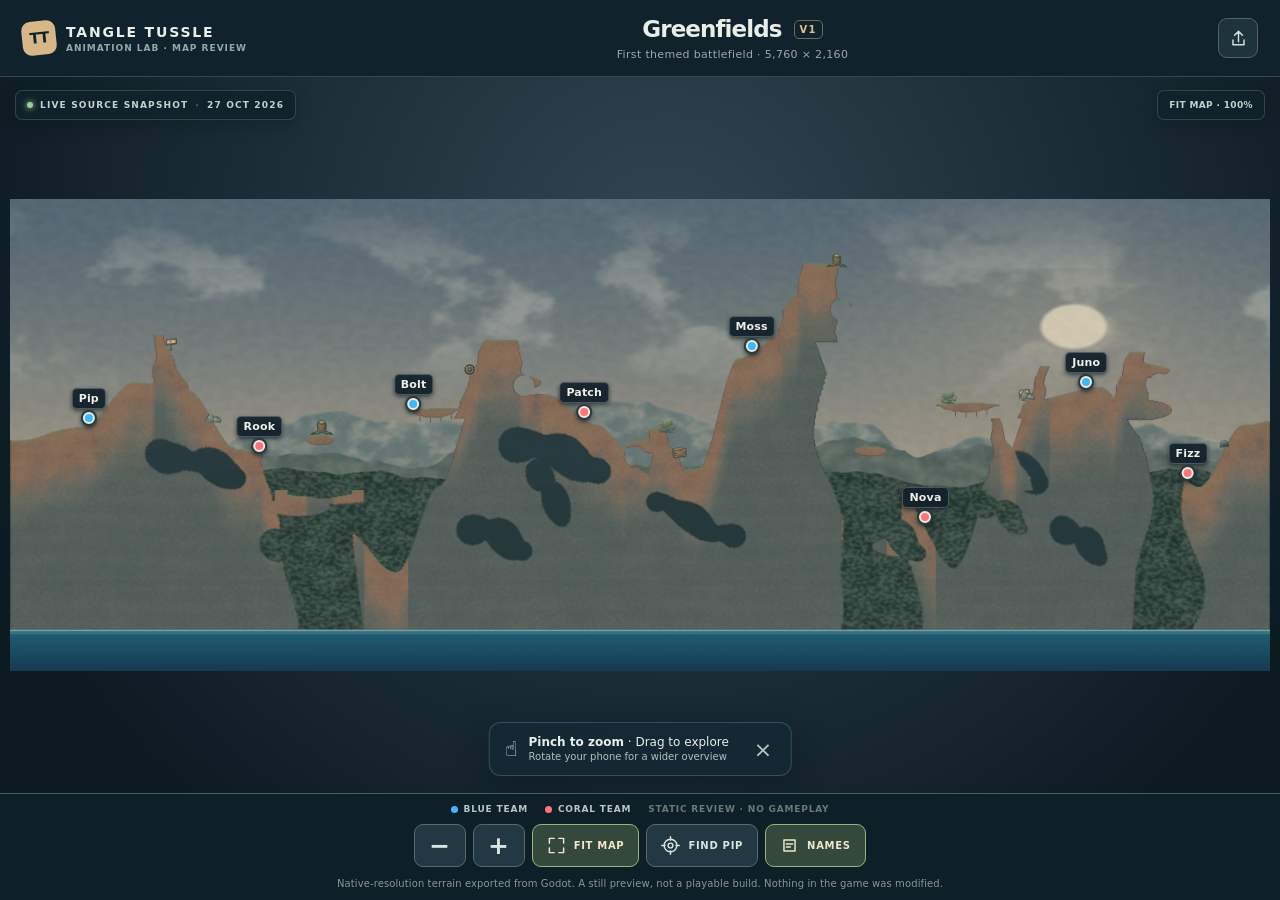
<file: index.html>
<!doctype html>
<html lang="en">
<head>
  <meta charset="utf-8">
  <meta name="viewport" content="width=device-width, initial-scale=1, viewport-fit=cover, maximum-scale=1, user-scalable=no">
  <meta name="theme-color" content="#0e1c24">
  <meta name="robots" content="noindex,nofollow">
  <meta name="description" content="Tangle Tussle Greenfields V1, interactive mobile terrain design review">
  <title>Greenfields V1 | Tangle Tussle Map Viewer</title>
  <link rel="stylesheet" href="styles.css">
</head>
<body>
  <main class="shell">
    <header class="topbar">
      <div class="brand"><div class="mark" aria-hidden="true">TT</div><div class="brandcopy"><strong>TANGLE TUSSLE</strong><span>ANIMATION LAB · MAP REVIEW</span></div></div>
      <div class="pageheading"><h1>Greenfields <small>V1</small></h1><p>First themed battlefield · 5,760 × 2,160</p></div>
      <button class="icon-btn share" id="share" title="Share viewer" aria-label="Share viewer"><svg viewBox="0 0 24 24"><path d="M12 16V3m0 0L7 8m5-5l5 5M5 14v6h14v-6"/></svg></button>
    </header>
    <section class="stage" id="stage" aria-label="Interactive Greenfields battlefield map, pinch to zoom and drag to pan">
      <div class="maplayer" id="maplayer"><img id="mapimg" src="assets/greenfields-full-map.webp" width="5760" height="2160" alt="Detailed Tangle Tussle Greenfields terrain, including rock spires, cliffs, bridges and caves" draggable="false"></div>
      <div id="props" class="itemlayer" aria-hidden="true"></div>
      <div id="pins" class="pinlayer"></div>
      <div class="stage-status"><span class="green-led"></span> LIVE SOURCE SNAPSHOT <span class="sep">·</span> 27 OCT 2026</div>
      <div class="readout" id="readout">FIT MAP <span>·</span> 100%</div>
      <div class="help-toast" id="helpToast"><span>☝</span><span><b>Pinch to zoom</b> · Drag to explore<br><small>Rotate your phone for a wider overview</small></span><button id="closeHelp" aria-label="Dismiss help">×</button></div>
      <div class="tooltip hidden" id="tooltip"></div>
    </section>
    <footer class="bottom">
      <div class="legend"><span><i class="dot blue"></i> BLUE TEAM</span><span><i class="dot red"></i> CORAL TEAM</span><span class="legend-muted">STATIC REVIEW · NO GAMEPLAY</span></div>
      <div class="toolbar">
        <button id="zoomOut" title="Zoom out" aria-label="Zoom out"><span class="symbol">−</span></button>
        <button id="zoomIn" title="Zoom in" aria-label="Zoom in"><span class="symbol">+</span></button>
        <button id="fit" class="active" title="Fit whole map"><svg viewBox="0 0 24 24"><path d="M3 9V3h6M15 3h6v6M21 15v6h-6M9 21H3v-6"/></svg><span>FIT MAP</span></button>
        <button id="findPip" title="Find Pip"><svg viewBox="0 0 24 24"><circle cx="12" cy="12" r="8"/><circle cx="12" cy="12" r="3"/><path d="M12 1v4m0 14v4M1 12h4m14 0h4"/></svg><span>FIND PIP</span></button>
        <button id="labels" class="active" title="Toggle fighter names"><svg viewBox="0 0 24 24"><path d="M5 5h14v14H5zM8 10h8M8 14h5"/></svg><span>NAMES</span></button>
      </div>
      <div class="details">Native-resolution terrain exported from Godot. A still preview, not a playable build. Nothing in the game was modified.</div>
    </footer>
  </main>
  <script src="viewer.js" defer></script>
</body>
</html>
</file>
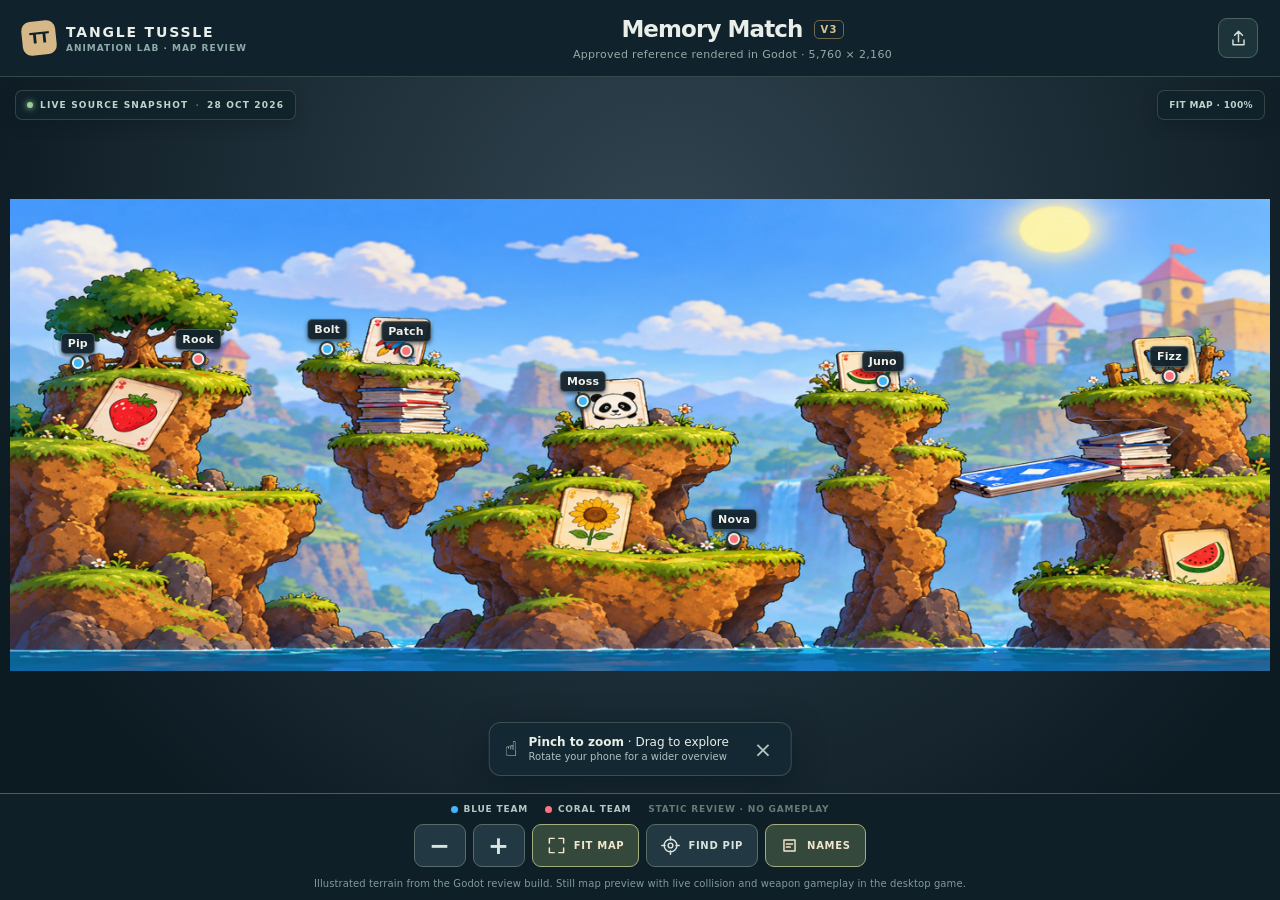
<file: approved-reference-v3/index.html>
<!doctype html>
<html lang="en">
<head>
  <meta charset="utf-8">
  <meta name="viewport" content="width=device-width, initial-scale=1, viewport-fit=cover, maximum-scale=1, user-scalable=no">
  <meta name="theme-color" content="#0e1c24">
  <meta name="robots" content="noindex,nofollow">
  <meta name="description" content="Tangle Tussle Memory Match | Approved Art V3, interactive mobile terrain design review">
  <title>Memory Match | Approved Art V3 | Tangle Tussle Map Viewer</title>
  <link rel="stylesheet" href="styles.css">
</head>
<body>
  <main class="shell">
    <header class="topbar">
      <div class="brand"><div class="mark" aria-hidden="true">TT</div><div class="brandcopy"><strong>TANGLE TUSSLE</strong><span>ANIMATION LAB · MAP REVIEW</span></div></div>
      <div class="pageheading"><h1>Memory Match <small>V3</small></h1><p>Approved reference rendered in Godot · 5,760 × 2,160</p></div>
      <button class="icon-btn share" id="share" title="Share viewer" aria-label="Share viewer"><svg viewBox="0 0 24 24"><path d="M12 16V3m0 0L7 8m5-5l5 5M5 14v6h14v-6"/></svg></button>
    </header>
    <section class="stage" id="stage" aria-label="Interactive Memory Match battlefield map, pinch to zoom and drag to pan">
      <div class="maplayer" id="maplayer"><img id="mapimg" src="assets/approved-reference-v3-map.webp" width="5760" height="2160" alt="Approved illustrated Memory Match battlefield reproduced in the real Godot terrain renderer" draggable="false"></div>
      <div id="props" class="itemlayer" aria-hidden="true"></div>
      <div id="pins" class="pinlayer"></div>
      <div class="stage-status"><span class="green-led"></span> LIVE SOURCE SNAPSHOT <span class="sep">·</span> 28 OCT 2026</div>
      <div class="readout" id="readout">FIT MAP <span>·</span> 100%</div>
      <div class="help-toast" id="helpToast"><span>☝</span><span><b>Pinch to zoom</b> · Drag to explore<br><small>Rotate your phone for a wider overview</small></span><button id="closeHelp" aria-label="Dismiss help">×</button></div>
      <div class="tooltip hidden" id="tooltip"></div>
    </section>
    <footer class="bottom">
      <div class="legend"><span><i class="dot blue"></i> BLUE TEAM</span><span><i class="dot red"></i> CORAL TEAM</span><span class="legend-muted">STATIC REVIEW · NO GAMEPLAY</span></div>
      <div class="toolbar">
        <button id="zoomOut" title="Zoom out" aria-label="Zoom out"><span class="symbol">−</span></button>
        <button id="zoomIn" title="Zoom in" aria-label="Zoom in"><span class="symbol">+</span></button>
        <button id="fit" class="active" title="Fit whole map"><svg viewBox="0 0 24 24"><path d="M3 9V3h6M15 3h6v6M21 15v6h-6M9 21H3v-6"/></svg><span>FIT MAP</span></button>
        <button id="findPip" title="Find Pip"><svg viewBox="0 0 24 24"><circle cx="12" cy="12" r="8"/><circle cx="12" cy="12" r="3"/><path d="M12 1v4m0 14v4M1 12h4m14 0h4"/></svg><span>FIND PIP</span></button>
        <button id="labels" class="active" title="Toggle fighter names"><svg viewBox="0 0 24 24"><path d="M5 5h14v14H5zM8 10h8M8 14h5"/></svg><span>NAMES</span></button>
      </div>
      <div class="details">Illustrated terrain from the Godot review build. Still map preview with live collision and weapon gameplay in the desktop game.</div>
    </footer>
  </main>
  <script src="viewer.js" defer></script>
</body>
</html>
</file>
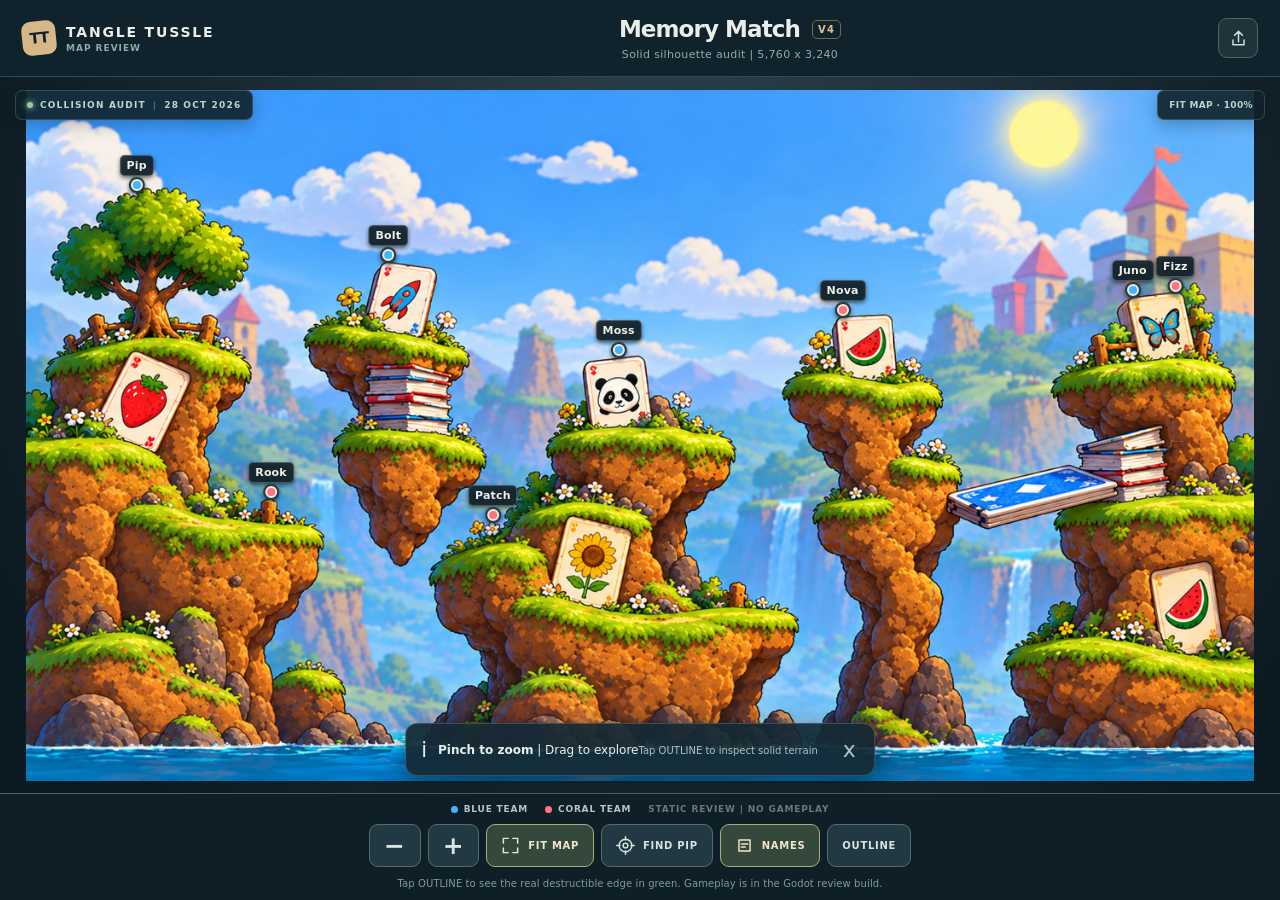
<file: memory-match-solid-v4/index.html>
<!doctype html>
<html lang="en">
<head>
  <meta charset="utf-8">
  <meta name="viewport" content="width=device-width, initial-scale=1, viewport-fit=cover, maximum-scale=1, user-scalable=no">
  <meta name="theme-color" content="#0e1c24">
  <meta name="robots" content="noindex,nofollow">
  <meta name="description" content="Tangle Tussle Memory Match | Solid Silhouette V4, interactive mobile terrain design review">
  <title>Memory Match | Solid Silhouette V4 | Tangle Tussle Map Viewer</title>
  <link rel="stylesheet" href="styles.css">
</head>
<body>
  <main class="shell">
    <header class="topbar">
      <div class="brand"><div class="mark" aria-hidden="true">TT</div><div class="brandcopy"><strong>TANGLE TUSSLE</strong><span>MAP REVIEW</span></div></div>
      <div class="pageheading"><h1>Memory Match <small>V4</small></h1><p>Solid silhouette audit | 5,760 x 3,240</p></div>
      <button class="icon-btn share" id="share" title="Share viewer" aria-label="Share viewer"><svg viewBox="0 0 24 24"><path d="M12 16V3m0 0L7 8m5-5l5 5M5 14v6h14v-6"/></svg></button>
    </header>
    <section class="stage" id="stage" aria-label="Interactive Memory Match battlefield map, pinch to zoom and drag to pan">
      <div class="maplayer" id="maplayer"><img id="mapimg" src="assets/painted-solid-v4-map.webp" width="5760" height="3240" alt="Approved illustrated Memory Match battlefield reproduced in the real Godot terrain renderer" draggable="false"><img id="collisionOverlay" src="assets/destructible-outline.png" width="5760" height="3240" alt="" aria-hidden="true" draggable="false"></div>
      <div id="props" class="itemlayer" aria-hidden="true"></div>
      <div id="pins" class="pinlayer"></div>
      <div class="stage-status"><span class="green-led"></span> COLLISION AUDIT <span class="sep">|</span> 28 OCT 2026</div>
      <div class="readout" id="readout">FIT MAP 100%</div>
      <div class="help-toast" id="helpToast"><span>i</span><span><b>Pinch to zoom</b> | Drag to explore<small>Tap OUTLINE to inspect solid terrain</small></span><button id="closeHelp" aria-label="Dismiss help">x</button></div>
      <div class="tooltip hidden" id="tooltip"></div>
    </section>
    <footer class="bottom">
      <div class="legend"><span><i class="dot blue"></i> BLUE TEAM</span><span><i class="dot red"></i> CORAL TEAM</span><span class="legend-muted">STATIC REVIEW | NO GAMEPLAY</span></div>
      <div class="toolbar">
        <button id="zoomOut" title="Zoom out" aria-label="Zoom out"><span class="symbol">−</span></button>
        <button id="zoomIn" title="Zoom in" aria-label="Zoom in"><span class="symbol">+</span></button>
        <button id="fit" class="active" title="Fit whole map"><svg viewBox="0 0 24 24"><path d="M3 9V3h6M15 3h6v6M21 15v6h-6M9 21H3v-6"/></svg><span>FIT MAP</span></button>
        <button id="findPip" title="Find Pip"><svg viewBox="0 0 24 24"><circle cx="12" cy="12" r="8"/><circle cx="12" cy="12" r="3"/><path d="M12 1v4m0 14v4M1 12h4m14 0h4"/></svg><span>FIND PIP</span></button>
        <button id="labels" class="active" title="Toggle fighter names"><svg viewBox="0 0 24 24"><path d="M5 5h14v14H5zM8 10h8M8 14h5"/></svg><span>NAMES</span></button>
        <button id="outlineToggle" title="Show actual destructible terrain outline" aria-pressed="false"><span>OUTLINE</span></button>
      </div>
      <div class="details">Tap OUTLINE to see the real destructible edge in green. Gameplay is in the Godot review build.</div>
    </footer>
  </main>
  <script src="viewer.js" defer></script>
</body>
</html>
</file>
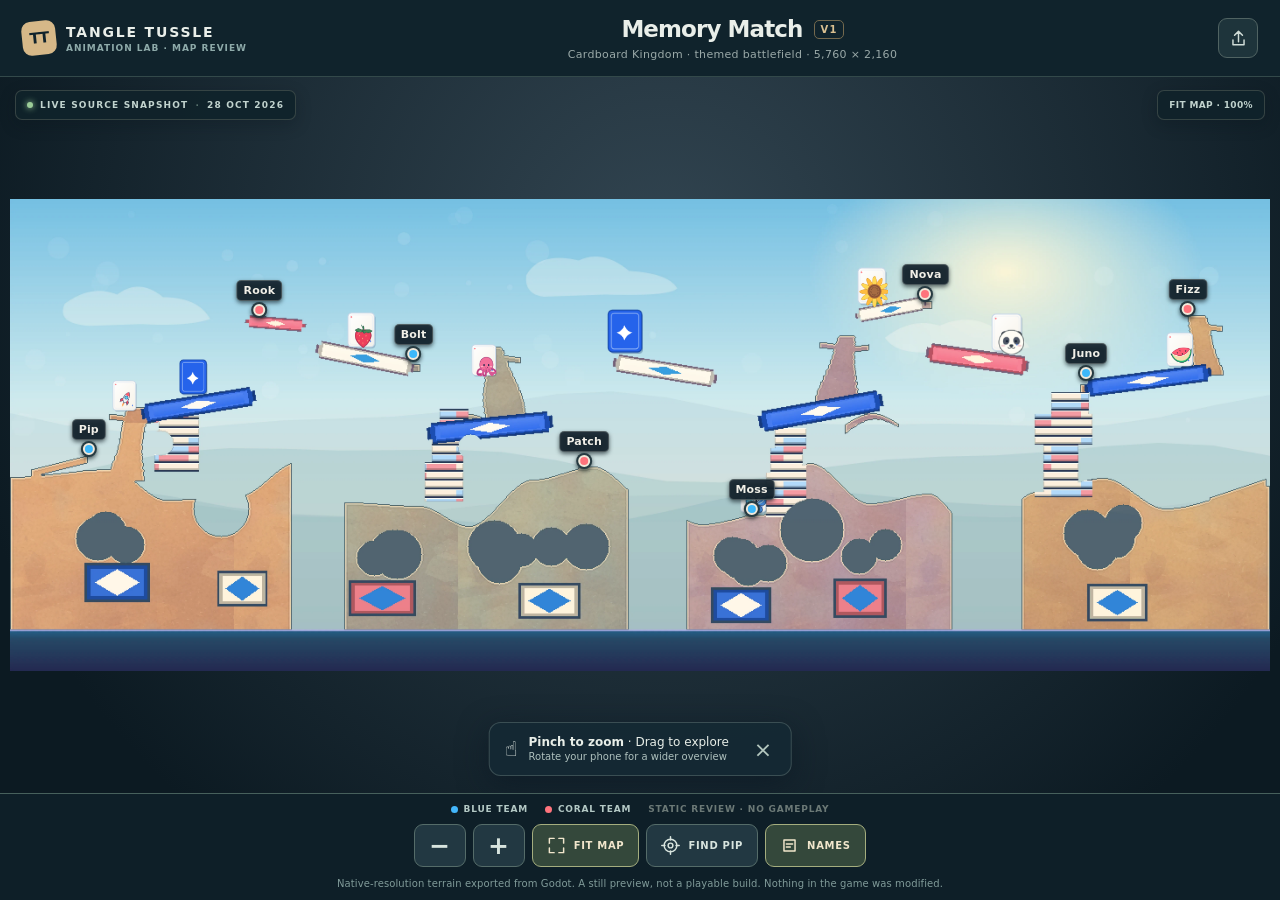
<file: memory-match-v2/index.html>
<!doctype html>
<html lang="en">
<head>
  <meta charset="utf-8">
  <meta name="viewport" content="width=device-width, initial-scale=1, viewport-fit=cover, maximum-scale=1, user-scalable=no">
  <meta name="theme-color" content="#0e1c24">
  <meta name="robots" content="noindex,nofollow">
  <meta name="description" content="Tangle Tussle Memory Match V2, interactive mobile terrain design review">
  <title>Memory Match V2 | Tangle Tussle Map Viewer</title>
  <link rel="stylesheet" href="styles.css">
</head>
<body>
  <main class="shell">
    <header class="topbar">
      <div class="brand"><div class="mark" aria-hidden="true">TT</div><div class="brandcopy"><strong>TANGLE TUSSLE</strong><span>ANIMATION LAB · MAP REVIEW</span></div></div>
      <div class="pageheading"><h1>Memory Match <small>V1</small></h1><p>Cardboard Kingdom · themed battlefield · 5,760 × 2,160</p></div>
      <button class="icon-btn share" id="share" title="Share viewer" aria-label="Share viewer"><svg viewBox="0 0 24 24"><path d="M12 16V3m0 0L7 8m5-5l5 5M5 14v6h14v-6"/></svg></button>
    </header>
    <section class="stage" id="stage" aria-label="Interactive Memory Match battlefield map, pinch to zoom and drag to pan">
      <div class="maplayer" id="maplayer"><img id="mapimg" src="assets/memory-match-v2-full-map.webp" width="5760" height="2160" alt="Detailed Tangle Tussle Memory Match terrain, including rock spires, cliffs, bridges and caves" draggable="false"></div>
      <div id="props" class="itemlayer" aria-hidden="true"></div>
      <div id="pins" class="pinlayer"></div>
      <div class="stage-status"><span class="green-led"></span> LIVE SOURCE SNAPSHOT <span class="sep">·</span> 28 OCT 2026</div>
      <div class="readout" id="readout">FIT MAP <span>·</span> 100%</div>
      <div class="help-toast" id="helpToast"><span>☝</span><span><b>Pinch to zoom</b> · Drag to explore<br><small>Rotate your phone for a wider overview</small></span><button id="closeHelp" aria-label="Dismiss help">×</button></div>
      <div class="tooltip hidden" id="tooltip"></div>
    </section>
    <footer class="bottom">
      <div class="legend"><span><i class="dot blue"></i> BLUE TEAM</span><span><i class="dot red"></i> CORAL TEAM</span><span class="legend-muted">STATIC REVIEW · NO GAMEPLAY</span></div>
      <div class="toolbar">
        <button id="zoomOut" title="Zoom out" aria-label="Zoom out"><span class="symbol">−</span></button>
        <button id="zoomIn" title="Zoom in" aria-label="Zoom in"><span class="symbol">+</span></button>
        <button id="fit" class="active" title="Fit whole map"><svg viewBox="0 0 24 24"><path d="M3 9V3h6M15 3h6v6M21 15v6h-6M9 21H3v-6"/></svg><span>FIT MAP</span></button>
        <button id="findPip" title="Find Pip"><svg viewBox="0 0 24 24"><circle cx="12" cy="12" r="8"/><circle cx="12" cy="12" r="3"/><path d="M12 1v4m0 14v4M1 12h4m14 0h4"/></svg><span>FIND PIP</span></button>
        <button id="labels" class="active" title="Toggle fighter names"><svg viewBox="0 0 24 24"><path d="M5 5h14v14H5zM8 10h8M8 14h5"/></svg><span>NAMES</span></button>
      </div>
      <div class="details">Native-resolution terrain exported from Godot. A still preview, not a playable build. Nothing in the game was modified.</div>
    </footer>
  </main>
  <script src="viewer.js" defer></script>
</body>
</html>
</file>
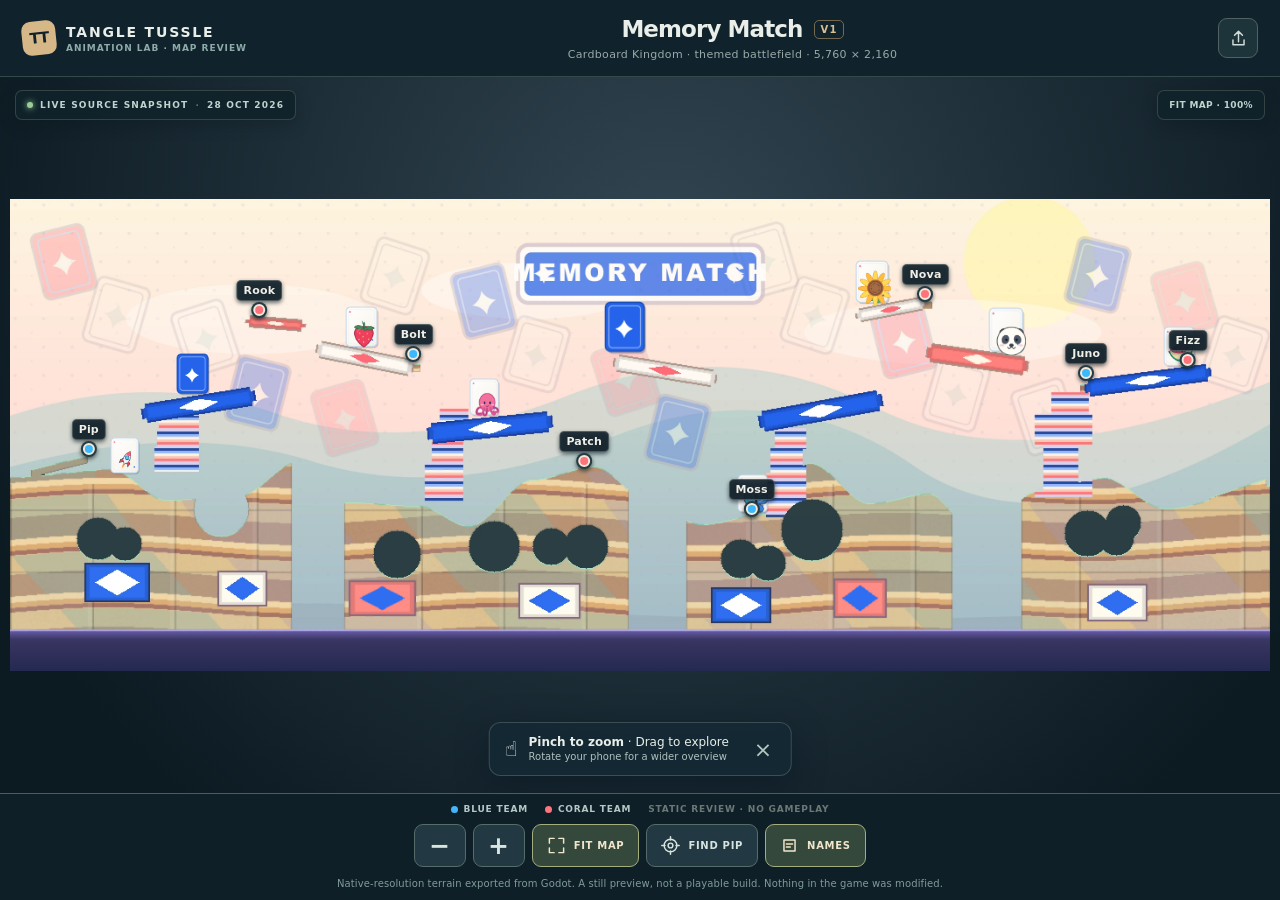
<file: memory-match/index.html>
<!doctype html>
<html lang="en">
<head>
  <meta charset="utf-8">
  <meta name="viewport" content="width=device-width, initial-scale=1, viewport-fit=cover, maximum-scale=1, user-scalable=no">
  <meta name="theme-color" content="#0e1c24">
  <meta name="robots" content="noindex,nofollow">
  <meta name="description" content="Tangle Tussle Memory Match V1, interactive mobile terrain design review">
  <title>Memory Match V1 | Tangle Tussle Map Viewer</title>
  <link rel="stylesheet" href="styles.css">
</head>
<body>
  <main class="shell">
    <header class="topbar">
      <div class="brand"><div class="mark" aria-hidden="true">TT</div><div class="brandcopy"><strong>TANGLE TUSSLE</strong><span>ANIMATION LAB · MAP REVIEW</span></div></div>
      <div class="pageheading"><h1>Memory Match <small>V1</small></h1><p>Cardboard Kingdom · themed battlefield · 5,760 × 2,160</p></div>
      <button class="icon-btn share" id="share" title="Share viewer" aria-label="Share viewer"><svg viewBox="0 0 24 24"><path d="M12 16V3m0 0L7 8m5-5l5 5M5 14v6h14v-6"/></svg></button>
    </header>
    <section class="stage" id="stage" aria-label="Interactive Memory Match battlefield map, pinch to zoom and drag to pan">
      <div class="maplayer" id="maplayer"><img id="mapimg" src="assets/memory-match-full-map.webp" width="5760" height="2160" alt="Detailed Tangle Tussle Memory Match terrain, including rock spires, cliffs, bridges and caves" draggable="false"></div>
      <div id="props" class="itemlayer" aria-hidden="true"></div>
      <div id="pins" class="pinlayer"></div>
      <div class="stage-status"><span class="green-led"></span> LIVE SOURCE SNAPSHOT <span class="sep">·</span> 28 OCT 2026</div>
      <div class="readout" id="readout">FIT MAP <span>·</span> 100%</div>
      <div class="help-toast" id="helpToast"><span>☝</span><span><b>Pinch to zoom</b> · Drag to explore<br><small>Rotate your phone for a wider overview</small></span><button id="closeHelp" aria-label="Dismiss help">×</button></div>
      <div class="tooltip hidden" id="tooltip"></div>
    </section>
    <footer class="bottom">
      <div class="legend"><span><i class="dot blue"></i> BLUE TEAM</span><span><i class="dot red"></i> CORAL TEAM</span><span class="legend-muted">STATIC REVIEW · NO GAMEPLAY</span></div>
      <div class="toolbar">
        <button id="zoomOut" title="Zoom out" aria-label="Zoom out"><span class="symbol">−</span></button>
        <button id="zoomIn" title="Zoom in" aria-label="Zoom in"><span class="symbol">+</span></button>
        <button id="fit" class="active" title="Fit whole map"><svg viewBox="0 0 24 24"><path d="M3 9V3h6M15 3h6v6M21 15v6h-6M9 21H3v-6"/></svg><span>FIT MAP</span></button>
        <button id="findPip" title="Find Pip"><svg viewBox="0 0 24 24"><circle cx="12" cy="12" r="8"/><circle cx="12" cy="12" r="3"/><path d="M12 1v4m0 14v4M1 12h4m14 0h4"/></svg><span>FIND PIP</span></button>
        <button id="labels" class="active" title="Toggle fighter names"><svg viewBox="0 0 24 24"><path d="M5 5h14v14H5zM8 10h8M8 14h5"/></svg><span>NAMES</span></button>
      </div>
      <div class="details">Native-resolution terrain exported from Godot. A still preview, not a playable build. Nothing in the game was modified.</div>
    </footer>
  </main>
  <script src="viewer.js" defer></script>
</body>
</html>
</file>
<file: styles.css>
:root{color-scheme:dark;font-family:Inter,system-ui,-apple-system,Segoe UI,Roboto,sans-serif;background:#0b171f;color:#e9eee9;font-synthesis:none}
*{box-sizing:border-box}body{margin:0;overscroll-behavior:none}.shell{height:100dvh;min-height:450px;display:flex;flex-direction:column;overflow:hidden}
button{font:inherit;cursor:pointer;-webkit-tap-highlight-color:transparent;touch-action:manipulation}.topbar{min-height:77px;padding:12px 22px;display:flex;gap:20px;align-items:center;background:#10232c;border-bottom:1px solid #33494a;flex:0 0 auto}
.brand{display:flex;gap:10px;align-items:center;min-width:220px}.mark{width:34px;height:34px;border-radius:9px;display:grid;place-items:center;color:#10232c;font-weight:1000;font-size:15px;background:#d6b888;letter-spacing:-1px;transform:rotate(-6deg)}
.brandcopy{display:flex;flex-direction:column;gap:3px}.brandcopy strong{font-size:14px;font-weight:900;letter-spacing:.13em}.brandcopy span{font-size:9px;font-weight:700;letter-spacing:.11em;color:#8eaaa9}
.pageheading{flex:1;text-align:center}.pageheading h1{font-size:23px;line-height:1.25;letter-spacing:-.04em;margin:0;font-weight:800}.pageheading small{font-size:10px;letter-spacing:.12em;color:#dac091;border:1px solid #74694e;border-radius:5px;padding:3px 5px;vertical-align:middle;margin-left:5px}.pageheading p{margin:4px 0 0;font-size:11px;color:#9aa9a8;letter-spacing:.03em}.icon-btn{height:40px;width:40px;border:1px solid #506362;border-radius:9px;background:#1e343b;color:#d0dcd7;display:grid;place-items:center}.icon-btn svg,.toolbar svg{height:19px;width:19px;fill:none;stroke:currentColor;stroke-width:1.85;stroke-linecap:round;stroke-linejoin:round}
.stage{flex:1;position:relative;min-height:80px;overflow:hidden;touch-action:none;user-select:none;background:radial-gradient(circle at 52% 25%,#324551,#0c1a22 85%);cursor:grab}.stage:active{cursor:grabbing}
.maplayer,.itemlayer,.pinlayer{position:absolute;inset:0;pointer-events:none}.maplayer{height:2160px;width:5760px;transform-origin:0 0;will-change:transform}.maplayer img{display:block;width:5760px;height:2160px;max-width:none;image-rendering:auto;-webkit-user-drag:none}
.itemlayer img{position:absolute;will-change:transform;pointer-events:none;max-width:none}
.pinlayer .pin{position:absolute;transform:translate(-50%,-100%);display:flex;flex-direction:column;align-items:center;gap:3px;pointer-events:auto;cursor:pointer;filter:drop-shadow(0 2px 2px #07151bad)}
.pin .pin-name{background:#15232de6;color:#f0efe7;border:1px solid #d9e2d544;border-radius:5px;padding:4px 6px;font-size:11px;font-weight:800;white-space:nowrap;letter-spacing:.015em}.pin .pin-name.is-hidden{display:none}
.pin .pin-circle{height:12px;width:12px;border-radius:50%;border:2px solid #f1e9db;box-shadow:0 0 0 2px #263b42}.pin.blue .pin-circle{background:#3db8fa}.pin.red .pin-circle{background:#ff737c}.pin.selected .pin-circle{box-shadow:0 0 0 4px #f8d193}
.stage-status,.readout{position:absolute;z-index:3;pointer-events:none;top:13px;background:#10232be6;border:1px solid #e4e2c02c;box-shadow:0 5px 15px #08121a44;border-radius:7px;font-size:9px;font-weight:800;letter-spacing:.13em;padding:9px 11px;color:#c1d3ce}.stage-status{left:15px;display:flex;align-items:center;gap:7px}.green-led{height:6px;width:6px;background:#9ccc98;border-radius:50%;box-shadow:0 0 6px #b0e9ac}.sep{color:#58726c}.readout{right:15px;letter-spacing:.04em}.readout span{color:#acb7ac;padding:0 5px}
.help-toast{position:absolute;z-index:4;left:50%;bottom:17px;transform:translateX(-50%);background:#152934ed;color:#e8eee8;display:flex;align-items:center;gap:11px;padding:12px 12px 12px 15px;border-radius:12px;border:1px solid #6376747d;white-space:nowrap;box-shadow:0 8px 30px #0917229c;font-size:12px;pointer-events:auto}.help-toast>span:first-child{font-size:21px}.help-toast small{font-size:10px;color:#afc1be}.help-toast button{background:transparent;border:0;color:#b3c6be;font-size:22px;margin-left:8px}.help-toast.is-hidden{display:none}
.tooltip{position:absolute;z-index:5;pointer-events:none;background:#172a32eb;border:1px solid #879e9b55;border-radius:9px;padding:9px 12px;font-size:12px;font-weight:700;color:#f2eee5;transform:translate(-50%,-100%);white-space:nowrap;box-shadow:0 4px 16px #091723aa}.tooltip small{font-size:10px;font-weight:500;color:#adc4bf}.tooltip.hidden{display:none}
.bottom{background:#0e1f28;border-top:1px solid #47605c;flex:0 0 auto;padding:10px 16px max(9px,env(safe-area-inset-bottom));display:flex;align-items:center;flex-direction:column;gap:10px;box-shadow:0 -10px 40px #09182044}
.legend{display:flex;gap:17px;align-items:center;justify-content:center;font-size:9px;font-weight:800;color:#b4c9c5;letter-spacing:.09em}.legend>span{display:inline-flex;gap:6px;align-items:center}.dot{height:7px;width:7px;border-radius:50%}.dot.blue{background:#43b6fb}.dot.red{background:#ff747d}.legend-muted{opacity:.62}
.toolbar{display:flex;gap:7px;align-items:center;justify-content:center;width:100%}.toolbar button{border:1px solid #556c69;color:#d8e4de;background:#223842;height:43px;border-radius:9px;display:flex;gap:8px;align-items:center;justify-content:center;min-width:50px;padding:0 14px;font-size:10px;font-weight:800;letter-spacing:.07em}
.toolbar button.active{background:#34483b;border-color:#a4ad7e;color:#f1e6cc}.toolbar button:active{transform:scale(.97)}.toolbar .symbol{font-size:25px;line-height:1}
.details{text-align:center;color:#809b99;font-size:10px;line-height:1.4;letter-spacing:.01em}.legend-muted{color:#a5b0a6}
@media(max-width:650px){.topbar{min-height:64px;padding:9px 12px;gap:8px}.brand{min-width:0}.mark{height:30px;width:30px;border-radius:8px;font-size:13px}.brandcopy strong{font-size:10px}.brandcopy span{display:none}.pageheading h1{font-size:18px}.pageheading p{font-size:9px}.icon-btn{width:33px;height:33px}.stage-status{left:9px;top:9px;font-size:8px;padding:8px}.readout{right:9px;top:9px;font-size:9px;padding:8px}.bottom{padding:9px 7px max(10px,env(safe-area-inset-bottom));gap:9px}.toolbar{gap:5px}.toolbar button{height:43px;min-width:44px;padding:0 9px;font-size:9px;gap:4px}.toolbar svg{height:17px;width:17px}.legend{font-size:8px;gap:10px}.legend-muted{display:none}.details{font-size:9px;padding:0 4px}.help-toast{white-space:normal;min-width:min(315px,95%);font-size:11px;bottom:10px}.pin .pin-name{font-size:10px;padding:3px 5px}}
@media(max-height:520px){.topbar{min-height:49px;padding:4px 13px}.pageheading p{display:none}.bottom{padding-top:5px;padding-bottom:5px;gap:4px}.toolbar button{height:36px}.details{display:none}.legend{display:none}.help-toast{bottom:7px}}
@media(prefers-reduced-motion:reduce){*{scroll-behavior:auto!important;transition:none!important}}

/* Pin buttons must never show the browser's default square button chrome. */
.pinlayer .pin{appearance:none;border:0;background:transparent;padding:0;margin:0;color:inherit;line-height:1}
@media(max-width:440px){
 .toolbar button{flex:1;min-width:0;padding:0 5px;gap:4px}
 .toolbar button span:not(.symbol){font-size:8px}
 .brandcopy strong{font-size:9px;letter-spacing:.06em}
 .brand{gap:6px}
 .pageheading h1{font-size:16px}
 .pageheading p{font-size:8px;white-space:nowrap}
 .topbar{gap:5px;padding:7px}
 .stage-status{letter-spacing:.04em}
}
</file>
<file: approved-reference-v3/styles.css>
:root{color-scheme:dark;font-family:Inter,system-ui,-apple-system,Segoe UI,Roboto,sans-serif;background:#0b171f;color:#e9eee9;font-synthesis:none}
*{box-sizing:border-box}body{margin:0;overscroll-behavior:none}.shell{height:100dvh;min-height:450px;display:flex;flex-direction:column;overflow:hidden}
button{font:inherit;cursor:pointer;-webkit-tap-highlight-color:transparent;touch-action:manipulation}.topbar{min-height:77px;padding:12px 22px;display:flex;gap:20px;align-items:center;background:#10232c;border-bottom:1px solid #33494a;flex:0 0 auto}
.brand{display:flex;gap:10px;align-items:center;min-width:220px}.mark{width:34px;height:34px;border-radius:9px;display:grid;place-items:center;color:#10232c;font-weight:1000;font-size:15px;background:#d6b888;letter-spacing:-1px;transform:rotate(-6deg)}
.brandcopy{display:flex;flex-direction:column;gap:3px}.brandcopy strong{font-size:14px;font-weight:900;letter-spacing:.13em}.brandcopy span{font-size:9px;font-weight:700;letter-spacing:.11em;color:#8eaaa9}
.pageheading{flex:1;text-align:center}.pageheading h1{font-size:23px;line-height:1.25;letter-spacing:-.04em;margin:0;font-weight:800}.pageheading small{font-size:10px;letter-spacing:.12em;color:#dac091;border:1px solid #74694e;border-radius:5px;padding:3px 5px;vertical-align:middle;margin-left:5px}.pageheading p{margin:4px 0 0;font-size:11px;color:#9aa9a8;letter-spacing:.03em}.icon-btn{height:40px;width:40px;border:1px solid #506362;border-radius:9px;background:#1e343b;color:#d0dcd7;display:grid;place-items:center}.icon-btn svg,.toolbar svg{height:19px;width:19px;fill:none;stroke:currentColor;stroke-width:1.85;stroke-linecap:round;stroke-linejoin:round}
.stage{flex:1;position:relative;min-height:80px;overflow:hidden;touch-action:none;user-select:none;background:radial-gradient(circle at 52% 25%,#324551,#0c1a22 85%);cursor:grab}.stage:active{cursor:grabbing}
.maplayer,.itemlayer,.pinlayer{position:absolute;inset:0;pointer-events:none}.maplayer{height:2160px;width:5760px;transform-origin:0 0;will-change:transform}.maplayer img{display:block;width:5760px;height:2160px;max-width:none;image-rendering:auto;-webkit-user-drag:none}
.itemlayer img{position:absolute;will-change:transform;pointer-events:none;max-width:none}
.pinlayer .pin{position:absolute;transform:translate(-50%,-100%);display:flex;flex-direction:column;align-items:center;gap:3px;pointer-events:auto;cursor:pointer;filter:drop-shadow(0 2px 2px #07151bad)}
.pin .pin-name{background:#15232de6;color:#f0efe7;border:1px solid #d9e2d544;border-radius:5px;padding:4px 6px;font-size:11px;font-weight:800;white-space:nowrap;letter-spacing:.015em}.pin .pin-name.is-hidden{display:none}
.pin .pin-circle{height:12px;width:12px;border-radius:50%;border:2px solid #f1e9db;box-shadow:0 0 0 2px #263b42}.pin.blue .pin-circle{background:#3db8fa}.pin.red .pin-circle{background:#ff737c}.pin.selected .pin-circle{box-shadow:0 0 0 4px #f8d193}
.stage-status,.readout{position:absolute;z-index:3;pointer-events:none;top:13px;background:#10232be6;border:1px solid #e4e2c02c;box-shadow:0 5px 15px #08121a44;border-radius:7px;font-size:9px;font-weight:800;letter-spacing:.13em;padding:9px 11px;color:#c1d3ce}.stage-status{left:15px;display:flex;align-items:center;gap:7px}.green-led{height:6px;width:6px;background:#9ccc98;border-radius:50%;box-shadow:0 0 6px #b0e9ac}.sep{color:#58726c}.readout{right:15px;letter-spacing:.04em}.readout span{color:#acb7ac;padding:0 5px}
.help-toast{position:absolute;z-index:4;left:50%;bottom:17px;transform:translateX(-50%);background:#152934ed;color:#e8eee8;display:flex;align-items:center;gap:11px;padding:12px 12px 12px 15px;border-radius:12px;border:1px solid #6376747d;white-space:nowrap;box-shadow:0 8px 30px #0917229c;font-size:12px;pointer-events:auto}.help-toast>span:first-child{font-size:21px}.help-toast small{font-size:10px;color:#afc1be}.help-toast button{background:transparent;border:0;color:#b3c6be;font-size:22px;margin-left:8px}.help-toast.is-hidden{display:none}
.tooltip{position:absolute;z-index:5;pointer-events:none;background:#172a32eb;border:1px solid #879e9b55;border-radius:9px;padding:9px 12px;font-size:12px;font-weight:700;color:#f2eee5;transform:translate(-50%,-100%);white-space:nowrap;box-shadow:0 4px 16px #091723aa}.tooltip small{font-size:10px;font-weight:500;color:#adc4bf}.tooltip.hidden{display:none}
.bottom{background:#0e1f28;border-top:1px solid #47605c;flex:0 0 auto;padding:10px 16px max(9px,env(safe-area-inset-bottom));display:flex;align-items:center;flex-direction:column;gap:10px;box-shadow:0 -10px 40px #09182044}
.legend{display:flex;gap:17px;align-items:center;justify-content:center;font-size:9px;font-weight:800;color:#b4c9c5;letter-spacing:.09em}.legend>span{display:inline-flex;gap:6px;align-items:center}.dot{height:7px;width:7px;border-radius:50%}.dot.blue{background:#43b6fb}.dot.red{background:#ff747d}.legend-muted{opacity:.62}
.toolbar{display:flex;gap:7px;align-items:center;justify-content:center;width:100%}.toolbar button{border:1px solid #556c69;color:#d8e4de;background:#223842;height:43px;border-radius:9px;display:flex;gap:8px;align-items:center;justify-content:center;min-width:50px;padding:0 14px;font-size:10px;font-weight:800;letter-spacing:.07em}
.toolbar button.active{background:#34483b;border-color:#a4ad7e;color:#f1e6cc}.toolbar button:active{transform:scale(.97)}.toolbar .symbol{font-size:25px;line-height:1}
.details{text-align:center;color:#809b99;font-size:10px;line-height:1.4;letter-spacing:.01em}.legend-muted{color:#a5b0a6}
@media(max-width:650px){.topbar{min-height:64px;padding:9px 12px;gap:8px}.brand{min-width:0}.mark{height:30px;width:30px;border-radius:8px;font-size:13px}.brandcopy strong{font-size:10px}.brandcopy span{display:none}.pageheading h1{font-size:18px}.pageheading p{font-size:9px}.icon-btn{width:33px;height:33px}.stage-status{left:9px;top:9px;font-size:8px;padding:8px}.readout{right:9px;top:9px;font-size:9px;padding:8px}.bottom{padding:9px 7px max(10px,env(safe-area-inset-bottom));gap:9px}.toolbar{gap:5px}.toolbar button{height:43px;min-width:44px;padding:0 9px;font-size:9px;gap:4px}.toolbar svg{height:17px;width:17px}.legend{font-size:8px;gap:10px}.legend-muted{display:none}.details{font-size:9px;padding:0 4px}.help-toast{white-space:normal;min-width:min(315px,95%);font-size:11px;bottom:10px}.pin .pin-name{font-size:10px;padding:3px 5px}}
@media(max-height:520px){.topbar{min-height:49px;padding:4px 13px}.pageheading p{display:none}.bottom{padding-top:5px;padding-bottom:5px;gap:4px}.toolbar button{height:36px}.details{display:none}.legend{display:none}.help-toast{bottom:7px}}
@media(prefers-reduced-motion:reduce){*{scroll-behavior:auto!important;transition:none!important}}

/* Pin buttons must never show the browser's default square button chrome. */
.pinlayer .pin{appearance:none;border:0;background:transparent;padding:0;margin:0;color:inherit;line-height:1}
@media(max-width:440px){
 .toolbar button{flex:1;min-width:0;padding:0 5px;gap:4px}
 .toolbar button span:not(.symbol){font-size:8px}
 .brandcopy strong{font-size:9px;letter-spacing:.06em}
 .brand{gap:6px}
 .pageheading h1{font-size:16px}
 .pageheading p{font-size:8px;white-space:nowrap}
 .topbar{gap:5px;padding:7px}
 .stage-status{letter-spacing:.04em}
}

@media(max-width:650px){
  .brand{flex:0 0 auto;min-width:0}
  .brandcopy strong{max-width:90px;white-space:nowrap;overflow:hidden;text-overflow:ellipsis}
  .pageheading{flex:1 1 auto;min-width:0}
  .pageheading p{overflow:hidden;white-space:nowrap;text-overflow:ellipsis}
  .toolbar{width:100%;max-width:100%;gap:4px;min-width:0}
  .toolbar button{flex:1 1 0;min-width:0;max-width:none;padding:0 3px;gap:3px;white-space:nowrap;overflow:hidden}
  .toolbar button span:not(.symbol){font-size:8px;letter-spacing:0}
  .toolbar button svg{width:15px;min-width:13px}
  .topbar{overflow:hidden}
}

@media(max-width:600px){
 .bottom{padding:8px 5px max(8px,env(safe-area-inset-bottom))}
 .toolbar{display:grid;grid-template-columns:0.72fr 0.72fr 1.16fr 1.18fr 0.98fr;gap:4px;width:100%;min-width:0}
 .toolbar button{width:100%;min-width:0;height:42px;padding:0 1px;gap:2px;font-size:8px;flex:none}
 .toolbar button svg{width:14px;height:14px;min-width:0}
 .toolbar button span:not(.symbol){font-size:7.5px;letter-spacing:0}
 .details{font-size:9px}
 .legend{gap:8px}
 .topbar{min-width:0}
 .topbar .share{flex-shrink:0}
}
</file>
<file: memory-match-solid-v4/styles.css>
:root{color-scheme:dark;font-family:Inter,system-ui,-apple-system,Segoe UI,Roboto,sans-serif;background:#0b171f;color:#e9eee9;font-synthesis:none}
*{box-sizing:border-box}body{margin:0;overscroll-behavior:none}.shell{height:100dvh;min-height:450px;display:flex;flex-direction:column;overflow:hidden}
button{font:inherit;cursor:pointer;-webkit-tap-highlight-color:transparent;touch-action:manipulation}.topbar{min-height:77px;padding:12px 22px;display:flex;gap:20px;align-items:center;background:#10232c;border-bottom:1px solid #33494a;flex:0 0 auto}
.brand{display:flex;gap:10px;align-items:center;min-width:220px}.mark{width:34px;height:34px;border-radius:9px;display:grid;place-items:center;color:#10232c;font-weight:1000;font-size:15px;background:#d6b888;letter-spacing:-1px;transform:rotate(-6deg)}
.brandcopy{display:flex;flex-direction:column;gap:3px}.brandcopy strong{font-size:14px;font-weight:900;letter-spacing:.13em}.brandcopy span{font-size:9px;font-weight:700;letter-spacing:.11em;color:#8eaaa9}
.pageheading{flex:1;text-align:center}.pageheading h1{font-size:23px;line-height:1.25;letter-spacing:-.04em;margin:0;font-weight:800}.pageheading small{font-size:10px;letter-spacing:.12em;color:#dac091;border:1px solid #74694e;border-radius:5px;padding:3px 5px;vertical-align:middle;margin-left:5px}.pageheading p{margin:4px 0 0;font-size:11px;color:#9aa9a8;letter-spacing:.03em}.icon-btn{height:40px;width:40px;border:1px solid #506362;border-radius:9px;background:#1e343b;color:#d0dcd7;display:grid;place-items:center}.icon-btn svg,.toolbar svg{height:19px;width:19px;fill:none;stroke:currentColor;stroke-width:1.85;stroke-linecap:round;stroke-linejoin:round}
.stage{flex:1;position:relative;min-height:80px;overflow:hidden;touch-action:none;user-select:none;background:radial-gradient(circle at 52% 25%,#324551,#0c1a22 85%);cursor:grab}.stage:active{cursor:grabbing}
.maplayer,.itemlayer,.pinlayer{position:absolute;inset:0;pointer-events:none}.maplayer{height:3240px;width:5760px;transform-origin:0 0;will-change:transform}.maplayer img{display:block;width:5760px;height:3240px;max-width:none;image-rendering:auto;-webkit-user-drag:none}
.itemlayer img{position:absolute;will-change:transform;pointer-events:none;max-width:none}
.pinlayer .pin{position:absolute;transform:translate(-50%,-100%);display:flex;flex-direction:column;align-items:center;gap:3px;pointer-events:auto;cursor:pointer;filter:drop-shadow(0 2px 2px #07151bad)}
.pin .pin-name{background:#15232de6;color:#f0efe7;border:1px solid #d9e2d544;border-radius:5px;padding:4px 6px;font-size:11px;font-weight:800;white-space:nowrap;letter-spacing:.015em}.pin .pin-name.is-hidden{display:none}
.pin .pin-circle{height:12px;width:12px;border-radius:50%;border:2px solid #f1e9db;box-shadow:0 0 0 2px #263b42}.pin.blue .pin-circle{background:#3db8fa}.pin.red .pin-circle{background:#ff737c}.pin.selected .pin-circle{box-shadow:0 0 0 4px #f8d193}
.stage-status,.readout{position:absolute;z-index:3;pointer-events:none;top:13px;background:#10232be6;border:1px solid #e4e2c02c;box-shadow:0 5px 15px #08121a44;border-radius:7px;font-size:9px;font-weight:800;letter-spacing:.13em;padding:9px 11px;color:#c1d3ce}.stage-status{left:15px;display:flex;align-items:center;gap:7px}.green-led{height:6px;width:6px;background:#9ccc98;border-radius:50%;box-shadow:0 0 6px #b0e9ac}.sep{color:#58726c}.readout{right:15px;letter-spacing:.04em}.readout span{color:#acb7ac;padding:0 5px}
.help-toast{position:absolute;z-index:4;left:50%;bottom:17px;transform:translateX(-50%);background:#152934ed;color:#e8eee8;display:flex;align-items:center;gap:11px;padding:12px 12px 12px 15px;border-radius:12px;border:1px solid #6376747d;white-space:nowrap;box-shadow:0 8px 30px #0917229c;font-size:12px;pointer-events:auto}.help-toast>span:first-child{font-size:21px}.help-toast small{font-size:10px;color:#afc1be}.help-toast button{background:transparent;border:0;color:#b3c6be;font-size:22px;margin-left:8px}.help-toast.is-hidden{display:none}
.tooltip{position:absolute;z-index:5;pointer-events:none;background:#172a32eb;border:1px solid #879e9b55;border-radius:9px;padding:9px 12px;font-size:12px;font-weight:700;color:#f2eee5;transform:translate(-50%,-100%);white-space:nowrap;box-shadow:0 4px 16px #091723aa}.tooltip small{font-size:10px;font-weight:500;color:#adc4bf}.tooltip.hidden{display:none}
.bottom{background:#0e1f28;border-top:1px solid #47605c;flex:0 0 auto;padding:10px 16px max(9px,env(safe-area-inset-bottom));display:flex;align-items:center;flex-direction:column;gap:10px;box-shadow:0 -10px 40px #09182044}
.legend{display:flex;gap:17px;align-items:center;justify-content:center;font-size:9px;font-weight:800;color:#b4c9c5;letter-spacing:.09em}.legend>span{display:inline-flex;gap:6px;align-items:center}.dot{height:7px;width:7px;border-radius:50%}.dot.blue{background:#43b6fb}.dot.red{background:#ff747d}.legend-muted{opacity:.62}
.toolbar{display:flex;gap:7px;align-items:center;justify-content:center;width:100%}.toolbar button{border:1px solid #556c69;color:#d8e4de;background:#223842;height:43px;border-radius:9px;display:flex;gap:8px;align-items:center;justify-content:center;min-width:50px;padding:0 14px;font-size:10px;font-weight:800;letter-spacing:.07em}
.toolbar button.active{background:#34483b;border-color:#a4ad7e;color:#f1e6cc}.toolbar button:active{transform:scale(.97)}.toolbar .symbol{font-size:25px;line-height:1}
.details{text-align:center;color:#809b99;font-size:10px;line-height:1.4;letter-spacing:.01em}.legend-muted{color:#a5b0a6}
@media(max-width:650px){.topbar{min-height:64px;padding:9px 12px;gap:8px}.brand{min-width:0}.mark{height:30px;width:30px;border-radius:8px;font-size:13px}.brandcopy strong{font-size:10px}.brandcopy span{display:none}.pageheading h1{font-size:18px}.pageheading p{font-size:9px}.icon-btn{width:33px;height:33px}.stage-status{left:9px;top:9px;font-size:8px;padding:8px}.readout{right:9px;top:9px;font-size:9px;padding:8px}.bottom{padding:9px 7px max(10px,env(safe-area-inset-bottom));gap:9px}.toolbar{gap:5px}.toolbar button{height:43px;min-width:44px;padding:0 9px;font-size:9px;gap:4px}.toolbar svg{height:17px;width:17px}.legend{font-size:8px;gap:10px}.legend-muted{display:none}.details{font-size:9px;padding:0 4px}.help-toast{white-space:normal;min-width:min(315px,95%);font-size:11px;bottom:10px}.pin .pin-name{font-size:10px;padding:3px 5px}}
@media(max-height:520px){.topbar{min-height:49px;padding:4px 13px}.pageheading p{display:none}.bottom{padding-top:5px;padding-bottom:5px;gap:4px}.toolbar button{height:36px}.details{display:none}.legend{display:none}.help-toast{bottom:7px}}
@media(prefers-reduced-motion:reduce){*{scroll-behavior:auto!important;transition:none!important}}

/* Pin buttons must never show the browser's default square button chrome. */
.pinlayer .pin{appearance:none;border:0;background:transparent;padding:0;margin:0;color:inherit;line-height:1}
@media(max-width:440px){
 .toolbar button{flex:1;min-width:0;padding:0 5px;gap:4px}
 .toolbar button span:not(.symbol){font-size:8px}
 .brandcopy strong{font-size:9px;letter-spacing:.06em}
 .brand{gap:6px}
 .pageheading h1{font-size:16px}
 .pageheading p{font-size:8px;white-space:nowrap}
 .topbar{gap:5px;padding:7px}
 .stage-status{letter-spacing:.04em}
}

@media(max-width:650px){
  .brand{flex:0 0 auto;min-width:0}
  .brandcopy strong{max-width:90px;white-space:nowrap;overflow:hidden;text-overflow:ellipsis}
  .pageheading{flex:1 1 auto;min-width:0}
  .pageheading p{overflow:hidden;white-space:nowrap;text-overflow:ellipsis}
  .toolbar{width:100%;max-width:100%;gap:4px;min-width:0}
  .toolbar button{flex:1 1 0;min-width:0;max-width:none;padding:0 3px;gap:3px;white-space:nowrap;overflow:hidden}
  .toolbar button span:not(.symbol){font-size:8px;letter-spacing:0}
  .toolbar button svg{width:15px;min-width:13px}
  .topbar{overflow:hidden}
}

@media(max-width:600px){
 .bottom{padding:8px 5px max(8px,env(safe-area-inset-bottom))}
 .toolbar{display:grid;grid-template-columns:0.72fr 0.72fr 1.16fr 1.18fr 0.98fr;gap:4px;width:100%;min-width:0}
 .toolbar button{width:100%;min-width:0;height:42px;padding:0 1px;gap:2px;font-size:8px;flex:none}
 .toolbar button svg{width:14px;height:14px;min-width:0}
 .toolbar button span:not(.symbol){font-size:7.5px;letter-spacing:0}
 .details{font-size:9px}
 .legend{gap:8px}
 .topbar{min-width:0}
 .topbar .share{flex-shrink:0}
}

.maplayer img#collisionOverlay{position:absolute;left:0;top:0;width:5760px;height:3240px;display:none;opacity:.94;pointer-events:none}
@media(max-width:600px){.toolbar{grid-template-columns:.64fr .64fr 1.08fr 1.08fr .92fr 1.16fr}.toolbar button{padding:0 1px}}
</file>
<file: memory-match-v2/styles.css>
:root{color-scheme:dark;font-family:Inter,system-ui,-apple-system,Segoe UI,Roboto,sans-serif;background:#0b171f;color:#e9eee9;font-synthesis:none}
*{box-sizing:border-box}body{margin:0;overscroll-behavior:none}.shell{height:100dvh;min-height:450px;display:flex;flex-direction:column;overflow:hidden}
button{font:inherit;cursor:pointer;-webkit-tap-highlight-color:transparent;touch-action:manipulation}.topbar{min-height:77px;padding:12px 22px;display:flex;gap:20px;align-items:center;background:#10232c;border-bottom:1px solid #33494a;flex:0 0 auto}
.brand{display:flex;gap:10px;align-items:center;min-width:220px}.mark{width:34px;height:34px;border-radius:9px;display:grid;place-items:center;color:#10232c;font-weight:1000;font-size:15px;background:#d6b888;letter-spacing:-1px;transform:rotate(-6deg)}
.brandcopy{display:flex;flex-direction:column;gap:3px}.brandcopy strong{font-size:14px;font-weight:900;letter-spacing:.13em}.brandcopy span{font-size:9px;font-weight:700;letter-spacing:.11em;color:#8eaaa9}
.pageheading{flex:1;text-align:center}.pageheading h1{font-size:23px;line-height:1.25;letter-spacing:-.04em;margin:0;font-weight:800}.pageheading small{font-size:10px;letter-spacing:.12em;color:#dac091;border:1px solid #74694e;border-radius:5px;padding:3px 5px;vertical-align:middle;margin-left:5px}.pageheading p{margin:4px 0 0;font-size:11px;color:#9aa9a8;letter-spacing:.03em}.icon-btn{height:40px;width:40px;border:1px solid #506362;border-radius:9px;background:#1e343b;color:#d0dcd7;display:grid;place-items:center}.icon-btn svg,.toolbar svg{height:19px;width:19px;fill:none;stroke:currentColor;stroke-width:1.85;stroke-linecap:round;stroke-linejoin:round}
.stage{flex:1;position:relative;min-height:80px;overflow:hidden;touch-action:none;user-select:none;background:radial-gradient(circle at 52% 25%,#324551,#0c1a22 85%);cursor:grab}.stage:active{cursor:grabbing}
.maplayer,.itemlayer,.pinlayer{position:absolute;inset:0;pointer-events:none}.maplayer{height:2160px;width:5760px;transform-origin:0 0;will-change:transform}.maplayer img{display:block;width:5760px;height:2160px;max-width:none;image-rendering:auto;-webkit-user-drag:none}
.itemlayer img{position:absolute;will-change:transform;pointer-events:none;max-width:none}
.pinlayer .pin{position:absolute;transform:translate(-50%,-100%);display:flex;flex-direction:column;align-items:center;gap:3px;pointer-events:auto;cursor:pointer;filter:drop-shadow(0 2px 2px #07151bad)}
.pin .pin-name{background:#15232de6;color:#f0efe7;border:1px solid #d9e2d544;border-radius:5px;padding:4px 6px;font-size:11px;font-weight:800;white-space:nowrap;letter-spacing:.015em}.pin .pin-name.is-hidden{display:none}
.pin .pin-circle{height:12px;width:12px;border-radius:50%;border:2px solid #f1e9db;box-shadow:0 0 0 2px #263b42}.pin.blue .pin-circle{background:#3db8fa}.pin.red .pin-circle{background:#ff737c}.pin.selected .pin-circle{box-shadow:0 0 0 4px #f8d193}
.stage-status,.readout{position:absolute;z-index:3;pointer-events:none;top:13px;background:#10232be6;border:1px solid #e4e2c02c;box-shadow:0 5px 15px #08121a44;border-radius:7px;font-size:9px;font-weight:800;letter-spacing:.13em;padding:9px 11px;color:#c1d3ce}.stage-status{left:15px;display:flex;align-items:center;gap:7px}.green-led{height:6px;width:6px;background:#9ccc98;border-radius:50%;box-shadow:0 0 6px #b0e9ac}.sep{color:#58726c}.readout{right:15px;letter-spacing:.04em}.readout span{color:#acb7ac;padding:0 5px}
.help-toast{position:absolute;z-index:4;left:50%;bottom:17px;transform:translateX(-50%);background:#152934ed;color:#e8eee8;display:flex;align-items:center;gap:11px;padding:12px 12px 12px 15px;border-radius:12px;border:1px solid #6376747d;white-space:nowrap;box-shadow:0 8px 30px #0917229c;font-size:12px;pointer-events:auto}.help-toast>span:first-child{font-size:21px}.help-toast small{font-size:10px;color:#afc1be}.help-toast button{background:transparent;border:0;color:#b3c6be;font-size:22px;margin-left:8px}.help-toast.is-hidden{display:none}
.tooltip{position:absolute;z-index:5;pointer-events:none;background:#172a32eb;border:1px solid #879e9b55;border-radius:9px;padding:9px 12px;font-size:12px;font-weight:700;color:#f2eee5;transform:translate(-50%,-100%);white-space:nowrap;box-shadow:0 4px 16px #091723aa}.tooltip small{font-size:10px;font-weight:500;color:#adc4bf}.tooltip.hidden{display:none}
.bottom{background:#0e1f28;border-top:1px solid #47605c;flex:0 0 auto;padding:10px 16px max(9px,env(safe-area-inset-bottom));display:flex;align-items:center;flex-direction:column;gap:10px;box-shadow:0 -10px 40px #09182044}
.legend{display:flex;gap:17px;align-items:center;justify-content:center;font-size:9px;font-weight:800;color:#b4c9c5;letter-spacing:.09em}.legend>span{display:inline-flex;gap:6px;align-items:center}.dot{height:7px;width:7px;border-radius:50%}.dot.blue{background:#43b6fb}.dot.red{background:#ff747d}.legend-muted{opacity:.62}
.toolbar{display:flex;gap:7px;align-items:center;justify-content:center;width:100%}.toolbar button{border:1px solid #556c69;color:#d8e4de;background:#223842;height:43px;border-radius:9px;display:flex;gap:8px;align-items:center;justify-content:center;min-width:50px;padding:0 14px;font-size:10px;font-weight:800;letter-spacing:.07em}
.toolbar button.active{background:#34483b;border-color:#a4ad7e;color:#f1e6cc}.toolbar button:active{transform:scale(.97)}.toolbar .symbol{font-size:25px;line-height:1}
.details{text-align:center;color:#809b99;font-size:10px;line-height:1.4;letter-spacing:.01em}.legend-muted{color:#a5b0a6}
@media(max-width:650px){.topbar{min-height:64px;padding:9px 12px;gap:8px}.brand{min-width:0}.mark{height:30px;width:30px;border-radius:8px;font-size:13px}.brandcopy strong{font-size:10px}.brandcopy span{display:none}.pageheading h1{font-size:18px}.pageheading p{font-size:9px}.icon-btn{width:33px;height:33px}.stage-status{left:9px;top:9px;font-size:8px;padding:8px}.readout{right:9px;top:9px;font-size:9px;padding:8px}.bottom{padding:9px 7px max(10px,env(safe-area-inset-bottom));gap:9px}.toolbar{gap:5px}.toolbar button{height:43px;min-width:44px;padding:0 9px;font-size:9px;gap:4px}.toolbar svg{height:17px;width:17px}.legend{font-size:8px;gap:10px}.legend-muted{display:none}.details{font-size:9px;padding:0 4px}.help-toast{white-space:normal;min-width:min(315px,95%);font-size:11px;bottom:10px}.pin .pin-name{font-size:10px;padding:3px 5px}}
@media(max-height:520px){.topbar{min-height:49px;padding:4px 13px}.pageheading p{display:none}.bottom{padding-top:5px;padding-bottom:5px;gap:4px}.toolbar button{height:36px}.details{display:none}.legend{display:none}.help-toast{bottom:7px}}
@media(prefers-reduced-motion:reduce){*{scroll-behavior:auto!important;transition:none!important}}

/* Pin buttons must never show the browser's default square button chrome. */
.pinlayer .pin{appearance:none;border:0;background:transparent;padding:0;margin:0;color:inherit;line-height:1}
@media(max-width:440px){
 .toolbar button{flex:1;min-width:0;padding:0 5px;gap:4px}
 .toolbar button span:not(.symbol){font-size:8px}
 .brandcopy strong{font-size:9px;letter-spacing:.06em}
 .brand{gap:6px}
 .pageheading h1{font-size:16px}
 .pageheading p{font-size:8px;white-space:nowrap}
 .topbar{gap:5px;padding:7px}
 .stage-status{letter-spacing:.04em}
}

@media(max-width:650px){
  .brand{flex:0 0 auto;min-width:0}
  .brandcopy strong{max-width:90px;white-space:nowrap;overflow:hidden;text-overflow:ellipsis}
  .pageheading{flex:1 1 auto;min-width:0}
  .pageheading p{overflow:hidden;white-space:nowrap;text-overflow:ellipsis}
  .toolbar{width:100%;max-width:100%;gap:4px;min-width:0}
  .toolbar button{flex:1 1 0;min-width:0;max-width:none;padding:0 3px;gap:3px;white-space:nowrap;overflow:hidden}
  .toolbar button span:not(.symbol){font-size:8px;letter-spacing:0}
  .toolbar button svg{width:15px;min-width:13px}
  .topbar{overflow:hidden}
}
</file>
<file: memory-match/styles.css>
:root{color-scheme:dark;font-family:Inter,system-ui,-apple-system,Segoe UI,Roboto,sans-serif;background:#0b171f;color:#e9eee9;font-synthesis:none}
*{box-sizing:border-box}body{margin:0;overscroll-behavior:none}.shell{height:100dvh;min-height:450px;display:flex;flex-direction:column;overflow:hidden}
button{font:inherit;cursor:pointer;-webkit-tap-highlight-color:transparent;touch-action:manipulation}.topbar{min-height:77px;padding:12px 22px;display:flex;gap:20px;align-items:center;background:#10232c;border-bottom:1px solid #33494a;flex:0 0 auto}
.brand{display:flex;gap:10px;align-items:center;min-width:220px}.mark{width:34px;height:34px;border-radius:9px;display:grid;place-items:center;color:#10232c;font-weight:1000;font-size:15px;background:#d6b888;letter-spacing:-1px;transform:rotate(-6deg)}
.brandcopy{display:flex;flex-direction:column;gap:3px}.brandcopy strong{font-size:14px;font-weight:900;letter-spacing:.13em}.brandcopy span{font-size:9px;font-weight:700;letter-spacing:.11em;color:#8eaaa9}
.pageheading{flex:1;text-align:center}.pageheading h1{font-size:23px;line-height:1.25;letter-spacing:-.04em;margin:0;font-weight:800}.pageheading small{font-size:10px;letter-spacing:.12em;color:#dac091;border:1px solid #74694e;border-radius:5px;padding:3px 5px;vertical-align:middle;margin-left:5px}.pageheading p{margin:4px 0 0;font-size:11px;color:#9aa9a8;letter-spacing:.03em}.icon-btn{height:40px;width:40px;border:1px solid #506362;border-radius:9px;background:#1e343b;color:#d0dcd7;display:grid;place-items:center}.icon-btn svg,.toolbar svg{height:19px;width:19px;fill:none;stroke:currentColor;stroke-width:1.85;stroke-linecap:round;stroke-linejoin:round}
.stage{flex:1;position:relative;min-height:80px;overflow:hidden;touch-action:none;user-select:none;background:radial-gradient(circle at 52% 25%,#324551,#0c1a22 85%);cursor:grab}.stage:active{cursor:grabbing}
.maplayer,.itemlayer,.pinlayer{position:absolute;inset:0;pointer-events:none}.maplayer{height:2160px;width:5760px;transform-origin:0 0;will-change:transform}.maplayer img{display:block;width:5760px;height:2160px;max-width:none;image-rendering:auto;-webkit-user-drag:none}
.itemlayer img{position:absolute;will-change:transform;pointer-events:none;max-width:none}
.pinlayer .pin{position:absolute;transform:translate(-50%,-100%);display:flex;flex-direction:column;align-items:center;gap:3px;pointer-events:auto;cursor:pointer;filter:drop-shadow(0 2px 2px #07151bad)}
.pin .pin-name{background:#15232de6;color:#f0efe7;border:1px solid #d9e2d544;border-radius:5px;padding:4px 6px;font-size:11px;font-weight:800;white-space:nowrap;letter-spacing:.015em}.pin .pin-name.is-hidden{display:none}
.pin .pin-circle{height:12px;width:12px;border-radius:50%;border:2px solid #f1e9db;box-shadow:0 0 0 2px #263b42}.pin.blue .pin-circle{background:#3db8fa}.pin.red .pin-circle{background:#ff737c}.pin.selected .pin-circle{box-shadow:0 0 0 4px #f8d193}
.stage-status,.readout{position:absolute;z-index:3;pointer-events:none;top:13px;background:#10232be6;border:1px solid #e4e2c02c;box-shadow:0 5px 15px #08121a44;border-radius:7px;font-size:9px;font-weight:800;letter-spacing:.13em;padding:9px 11px;color:#c1d3ce}.stage-status{left:15px;display:flex;align-items:center;gap:7px}.green-led{height:6px;width:6px;background:#9ccc98;border-radius:50%;box-shadow:0 0 6px #b0e9ac}.sep{color:#58726c}.readout{right:15px;letter-spacing:.04em}.readout span{color:#acb7ac;padding:0 5px}
.help-toast{position:absolute;z-index:4;left:50%;bottom:17px;transform:translateX(-50%);background:#152934ed;color:#e8eee8;display:flex;align-items:center;gap:11px;padding:12px 12px 12px 15px;border-radius:12px;border:1px solid #6376747d;white-space:nowrap;box-shadow:0 8px 30px #0917229c;font-size:12px;pointer-events:auto}.help-toast>span:first-child{font-size:21px}.help-toast small{font-size:10px;color:#afc1be}.help-toast button{background:transparent;border:0;color:#b3c6be;font-size:22px;margin-left:8px}.help-toast.is-hidden{display:none}
.tooltip{position:absolute;z-index:5;pointer-events:none;background:#172a32eb;border:1px solid #879e9b55;border-radius:9px;padding:9px 12px;font-size:12px;font-weight:700;color:#f2eee5;transform:translate(-50%,-100%);white-space:nowrap;box-shadow:0 4px 16px #091723aa}.tooltip small{font-size:10px;font-weight:500;color:#adc4bf}.tooltip.hidden{display:none}
.bottom{background:#0e1f28;border-top:1px solid #47605c;flex:0 0 auto;padding:10px 16px max(9px,env(safe-area-inset-bottom));display:flex;align-items:center;flex-direction:column;gap:10px;box-shadow:0 -10px 40px #09182044}
.legend{display:flex;gap:17px;align-items:center;justify-content:center;font-size:9px;font-weight:800;color:#b4c9c5;letter-spacing:.09em}.legend>span{display:inline-flex;gap:6px;align-items:center}.dot{height:7px;width:7px;border-radius:50%}.dot.blue{background:#43b6fb}.dot.red{background:#ff747d}.legend-muted{opacity:.62}
.toolbar{display:flex;gap:7px;align-items:center;justify-content:center;width:100%}.toolbar button{border:1px solid #556c69;color:#d8e4de;background:#223842;height:43px;border-radius:9px;display:flex;gap:8px;align-items:center;justify-content:center;min-width:50px;padding:0 14px;font-size:10px;font-weight:800;letter-spacing:.07em}
.toolbar button.active{background:#34483b;border-color:#a4ad7e;color:#f1e6cc}.toolbar button:active{transform:scale(.97)}.toolbar .symbol{font-size:25px;line-height:1}
.details{text-align:center;color:#809b99;font-size:10px;line-height:1.4;letter-spacing:.01em}.legend-muted{color:#a5b0a6}
@media(max-width:650px){.topbar{min-height:64px;padding:9px 12px;gap:8px}.brand{min-width:0}.mark{height:30px;width:30px;border-radius:8px;font-size:13px}.brandcopy strong{font-size:10px}.brandcopy span{display:none}.pageheading h1{font-size:18px}.pageheading p{font-size:9px}.icon-btn{width:33px;height:33px}.stage-status{left:9px;top:9px;font-size:8px;padding:8px}.readout{right:9px;top:9px;font-size:9px;padding:8px}.bottom{padding:9px 7px max(10px,env(safe-area-inset-bottom));gap:9px}.toolbar{gap:5px}.toolbar button{height:43px;min-width:44px;padding:0 9px;font-size:9px;gap:4px}.toolbar svg{height:17px;width:17px}.legend{font-size:8px;gap:10px}.legend-muted{display:none}.details{font-size:9px;padding:0 4px}.help-toast{white-space:normal;min-width:min(315px,95%);font-size:11px;bottom:10px}.pin .pin-name{font-size:10px;padding:3px 5px}}
@media(max-height:520px){.topbar{min-height:49px;padding:4px 13px}.pageheading p{display:none}.bottom{padding-top:5px;padding-bottom:5px;gap:4px}.toolbar button{height:36px}.details{display:none}.legend{display:none}.help-toast{bottom:7px}}
@media(prefers-reduced-motion:reduce){*{scroll-behavior:auto!important;transition:none!important}}

/* Pin buttons must never show the browser's default square button chrome. */
.pinlayer .pin{appearance:none;border:0;background:transparent;padding:0;margin:0;color:inherit;line-height:1}
@media(max-width:440px){
 .toolbar button{flex:1;min-width:0;padding:0 5px;gap:4px}
 .toolbar button span:not(.symbol){font-size:8px}
 .brandcopy strong{font-size:9px;letter-spacing:.06em}
 .brand{gap:6px}
 .pageheading h1{font-size:16px}
 .pageheading p{font-size:8px;white-space:nowrap}
 .topbar{gap:5px;padding:7px}
 .stage-status{letter-spacing:.04em}
}

@media(max-width:650px){
  .brand{flex:0 0 auto;min-width:0}
  .brandcopy strong{max-width:90px;white-space:nowrap;overflow:hidden;text-overflow:ellipsis}
  .pageheading{flex:1 1 auto;min-width:0}
  .pageheading p{overflow:hidden;white-space:nowrap;text-overflow:ellipsis}
  .toolbar{width:100%;max-width:100%;gap:4px;min-width:0}
  .toolbar button{flex:1 1 0;min-width:0;max-width:none;padding:0 3px;gap:3px;white-space:nowrap;overflow:hidden}
  .toolbar button span:not(.symbol){font-size:8px;letter-spacing:0}
  .toolbar button svg{width:15px;min-width:13px}
  .topbar{overflow:hidden}
}
</file>
